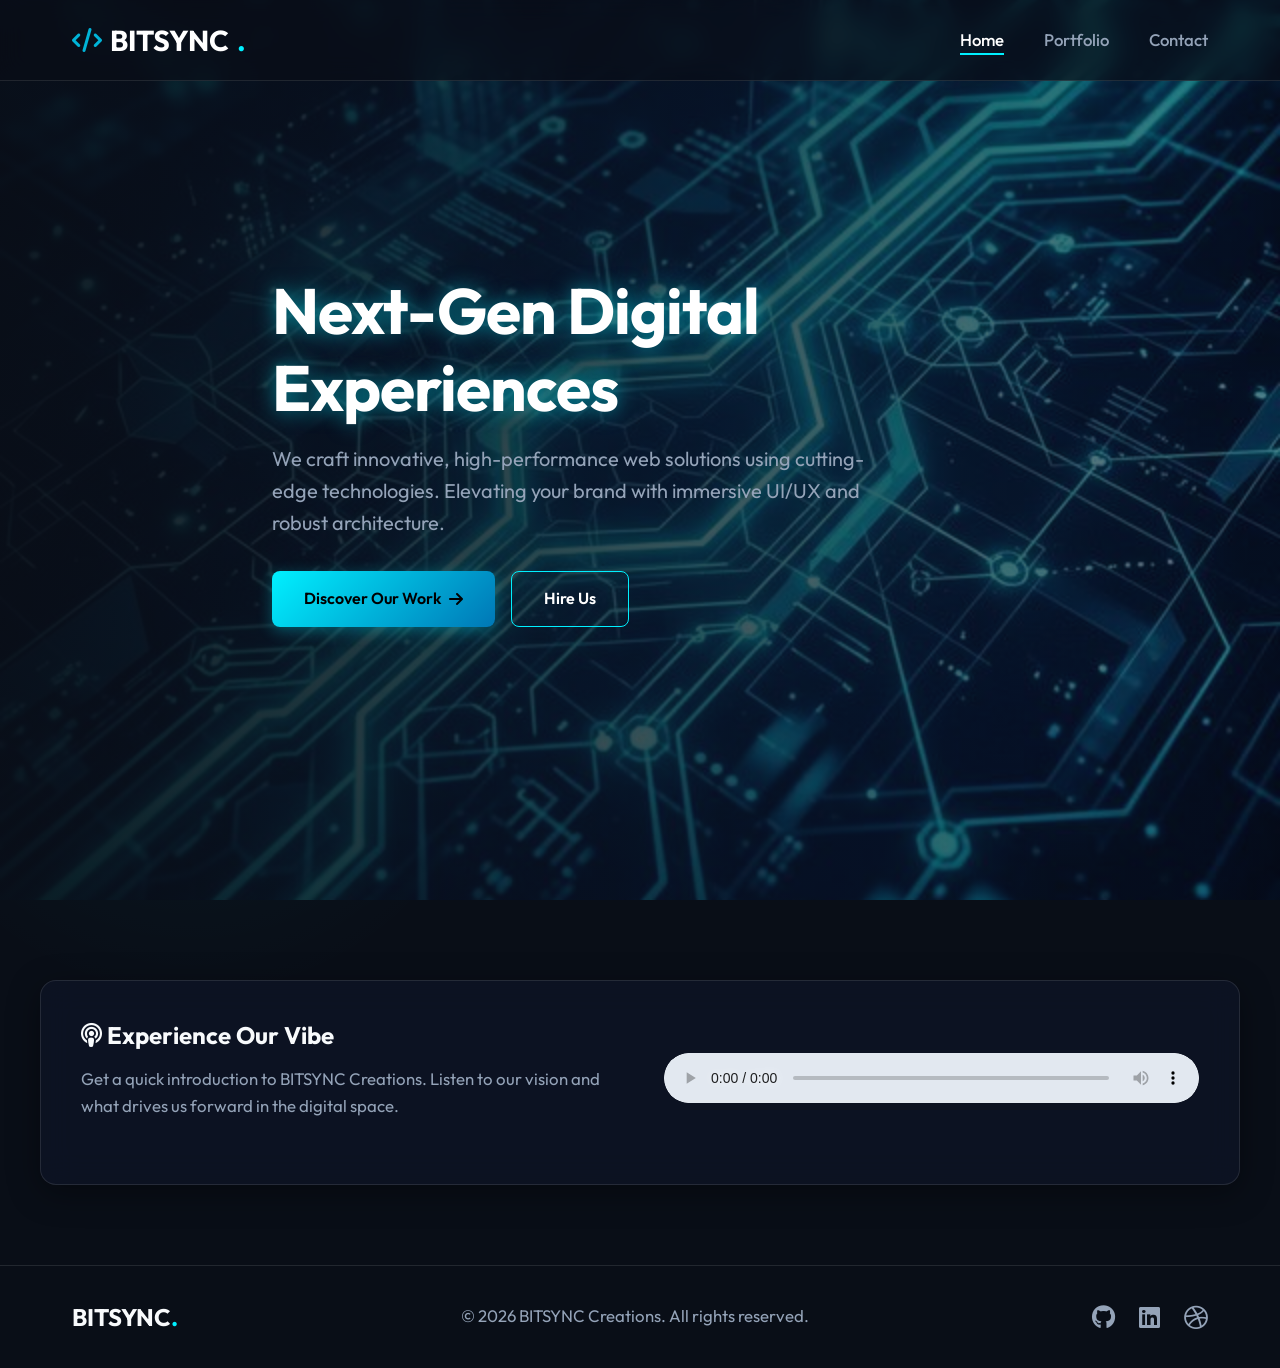
<file: index.html>
<!DOCTYPE html>
<html lang="en">
<head>
    <meta charset="UTF-8">
    <meta name="viewport" content="width=device-width, initial-scale=1.0">
    <title>BITSYNC Creations - Home</title>
    <!-- Modern Font -->
    <link rel="preconnect" href="https://fonts.googleapis.com">
    <link rel="preconnect" href="https://fonts.gstatic.com" crossorigin>
    <link href="https://fonts.googleapis.com/css2?family=Outfit:wght@300;400;500;700&display=swap" rel="stylesheet">
    <!-- Font Awesome Icons -->
    <link rel="stylesheet" href="https://cdnjs.cloudflare.com/ajax/libs/font-awesome/6.4.0/css/all.min.css">
    <link rel="stylesheet" href="style.css">
</head>
<body class="home-page">
    <header class="glass-header">
        <nav class="navbar container">
            <div class="logo">
                <i class="fa-solid fa-code"></i>
                BITSYNC<span>.</span>
            </div>
            <ul class="nav-links">
                <li><a href="index.html" class="active">Home</a></li>
                <li><a href="about.html">Portfolio</a></li>
                <li><a href="contact.html">Contact</a></li>
            </ul>
        </nav>
    </header>

    <main>
        <!-- Hero Section with Background Image -->
        <section class="hero-advanced">
            <div class="hero-overlay"></div>
            <div class="hero-content container">
                <h1 class="glow-text">Next-Gen Digital Experiences</h1>
                <p>We craft innovative, high-performance web solutions using cutting-edge technologies. Elevating your brand with immersive UI/UX and robust architecture.</p>
                <div class="hero-buttons">
                    <a href="about.html" class="btn btn-primary">Discover Our Work <i class="fa-solid fa-arrow-right"></i></a>
                    <a href="contact.html" class="btn btn-outline">Hire Us</a>
                </div>
            </div>
        </section>

        <!-- Multimedia Section -->
        <section class="media-section container section-padding">
            <div class="glass-card flex-media">
                <div class="media-text">
                    <h2><i class="fa-solid fa-podcast"></i> Experience Our Vibe</h2>
                    <p>Get a quick introduction to BITSYNC Creations. Listen to our vision and what drives us forward in the digital space.</p>
                </div>
                <div class="media-player">
                    <audio controls class="advanced-audio">
                        <source src="https://www.w3schools.com/html/horse.mp3" type="audio/mpeg">
                        <source src="https://www.w3schools.com/html/horse.ogg" type="audio/ogg">
                        Your browser does not support the audio element.
                    </audio>
                </div>
            </div>
        </section>
    </main>

    <footer>
        <div class="container footer-content">
            <div class="footer-logo">BITSYNC<span>.</span></div>
            <p>&copy; 2026 BITSYNC Creations. All rights reserved.</p>
            <div class="social-links">
                <a href="#"><i class="fa-brands fa-github"></i></a>
                <a href="#"><i class="fa-brands fa-linkedin"></i></a>
                <a href="#"><i class="fa-brands fa-dribbble"></i></a>
            </div>
        </div>
    </footer>
</body>
</html>
</file>
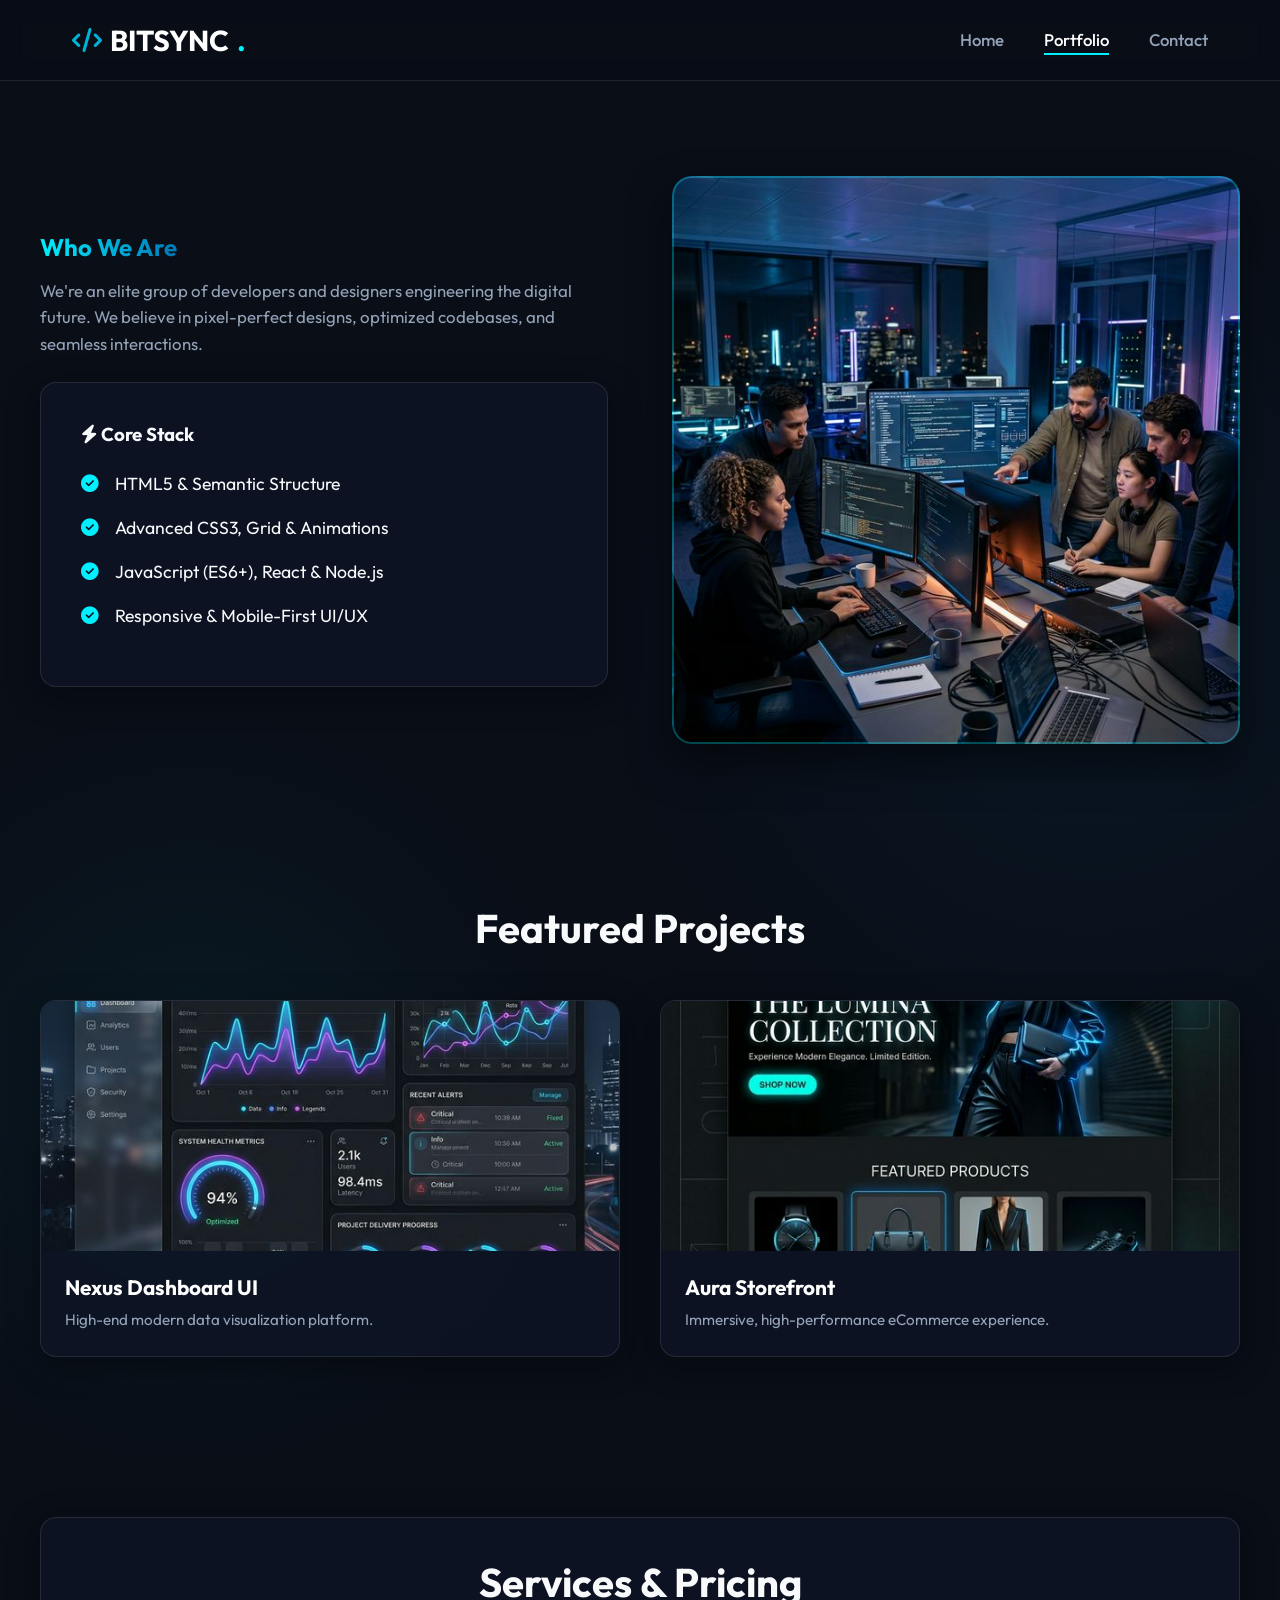
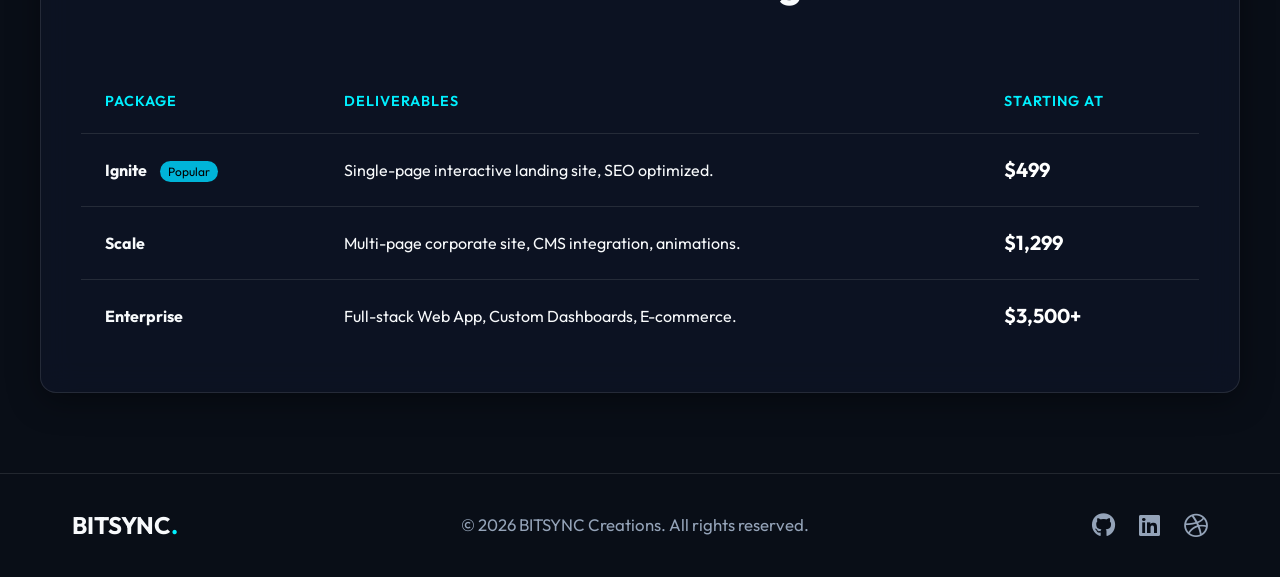
<file: about.html>
<!DOCTYPE html>
<html lang="en">
<head>
    <meta charset="UTF-8">
    <meta name="viewport" content="width=device-width, initial-scale=1.0">
    <title>About & Portfolio - BITSYNC Creations</title>
    <link rel="preconnect" href="https://fonts.googleapis.com">
    <link rel="preconnect" href="https://fonts.gstatic.com" crossorigin>
    <link href="https://fonts.googleapis.com/css2?family=Outfit:wght@300;400;500;700&display=swap" rel="stylesheet">
    <link rel="stylesheet" href="https://cdnjs.cloudflare.com/ajax/libs/font-awesome/6.4.0/css/all.min.css">
    <link rel="stylesheet" href="style.css">
</head>
<body>
    <header class="glass-header">
        <nav class="navbar container">
            <div class="logo">
                <i class="fa-solid fa-code"></i>
                BITSYNC<span>.</span>
            </div>
            <ul class="nav-links">
                <li><a href="index.html">Home</a></li>
                <li><a href="about.html" class="active">Portfolio</a></li>
                <li><a href="contact.html">Contact</a></li>
            </ul>
        </nav>
    </header>

    <main class="page-padding">
        <!-- About Section -->
        <section class="container section-padding grid-2-col">
            <div class="about-text">
                <h1 class="gradient-text">Who We Are</h1>
                <p>We're an elite group of developers and designers engineering the digital future. We believe in pixel-perfect designs, optimized codebases, and seamless interactions.</p>
                <div class="skills-box glass-card">
                    <h3><i class="fa-solid fa-bolt"></i> Core Stack</h3>
                    <ul class="advanced-list">
                        <li><span>HTML5 & Semantic Structure</span></li>
                        <li><span>Advanced CSS3, Grid & Animations</span></li>
                        <li><span>JavaScript (ES6+), React & Node.js</span></li>
                        <li><span>Responsive & Mobile-First UI/UX</span></li>
                    </ul>
                </div>
            </div>
            <div class="about-image-wrapper">
                <img src="images/about_image.png" alt="BITSYNC Development Team" class="featured-img">
            </div>
        </section>

        <!-- Portfolio Gallery -->
        <section class="container section-padding">
            <h2 class="section-title">Featured Projects</h2>
            <div class="portfolio-grid">
                <div class="project-card glass-card">
                    <div class="img-container">
                        <img src="images/portfolio_dash.png" alt="Futuristic Admin Dashboard">
                        <div class="img-overlay">
                            <i class="fa-solid fa-link"></i>
                        </div>
                    </div>
                    <div class="project-info">
                        <h3>Nexus Dashboard UI</h3>
                        <p>High-end modern data visualization platform.</p>
                    </div>
                </div>
                
                <div class="project-card glass-card">
                    <div class="img-container">
                        <img src="images/portfolio_store.png" alt="Luxury E-Commerce UI">
                        <div class="img-overlay">
                            <i class="fa-solid fa-link"></i>
                        </div>
                    </div>
                    <div class="project-info">
                        <h3>Aura Storefront</h3>
                        <p>Immersive, high-performance eCommerce experience.</p>
                    </div>
                </div>
            </div>
        </section>

        <!-- Services Table -->
        <section class="container section-padding">
            <div class="glass-card">
                <h2 class="section-title">Services & Pricing</h2>
                <div class="table-responsive">
                    <table class="advanced-table">
                        <thead>
                            <tr>
                                <th>Package</th>
                                <th>Deliverables</th>
                                <th>Starting At</th>
                            </tr>
                        </thead>
                        <tbody>
                            <tr>
                                <td><strong>Ignite</strong> <span class="badge">Popular</span></td>
                                <td>Single-page interactive landing site, SEO optimized.</td>
                                <td class="price">$499</td>
                            </tr>
                            <tr>
                                <td><strong>Scale</strong></td>
                                <td>Multi-page corporate site, CMS integration, animations.</td>
                                <td class="price">$1,299</td>
                            </tr>
                            <tr>
                                <td><strong>Enterprise</strong></td>
                                <td>Full-stack Web App, Custom Dashboards, E-commerce.</td>
                                <td class="price">$3,500+</td>
                            </tr>
                        </tbody>
                    </table>
                </div>
            </div>
        </section>
    </main>

    <footer>
        <div class="container footer-content">
            <div class="footer-logo">BITSYNC<span>.</span></div>
            <p>&copy; 2026 BITSYNC Creations. All rights reserved.</p>
            <div class="social-links">
                <a href="#"><i class="fa-brands fa-github"></i></a>
                <a href="#"><i class="fa-brands fa-linkedin"></i></a>
                <a href="#"><i class="fa-brands fa-dribbble"></i></a>
            </div>
        </div>
    </footer>
</body>
</html>
</file>
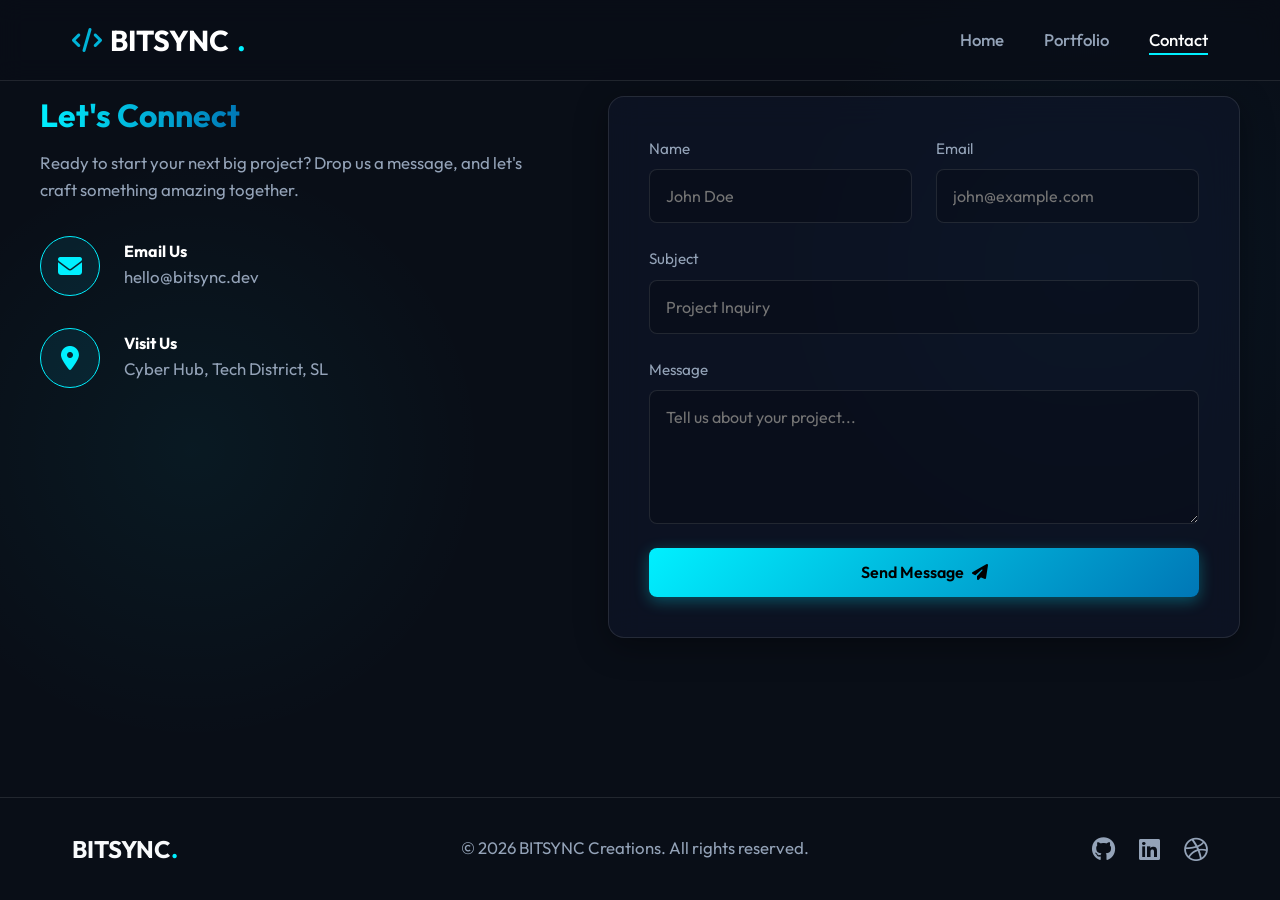
<file: contact.html>
<!DOCTYPE html>
<html lang="en">
<head>
    <meta charset="UTF-8">
    <meta name="viewport" content="width=device-width, initial-scale=1.0">
    <title>Contact - BITSYNC Creations</title>
    <link rel="preconnect" href="https://fonts.googleapis.com">
    <link rel="preconnect" href="https://fonts.gstatic.com" crossorigin>
    <link href="https://fonts.googleapis.com/css2?family=Outfit:wght@300;400;500;700&display=swap" rel="stylesheet">
    <link rel="stylesheet" href="https://cdnjs.cloudflare.com/ajax/libs/font-awesome/6.4.0/css/all.min.css">
    <link rel="stylesheet" href="style.css">
</head>
<body>
    <header class="glass-header">
        <nav class="navbar container">
            <div class="logo">
                <i class="fa-solid fa-code"></i>
                BITSYNC<span>.</span>
            </div>
            <ul class="nav-links">
                <li><a href="index.html">Home</a></li>
                <li><a href="about.html">Portfolio</a></li>
                <li><a href="contact.html" class="active">Contact</a></li>
            </ul>
        </nav>
    </header>

    <main class="page-padding container section-padding">
        <div class="contact-wrapper">
            <div class="contact-info">
                <h1 class="gradient-text">Let's Connect</h1>
                <p>Ready to start your next big project? Drop us a message, and let's craft something amazing together.</p>
                
                <div class="contact-details">
                    <div class="detail-item">
                        <div class="icon-box"><i class="fa-solid fa-envelope"></i></div>
                        <div>
                            <h4>Email Us</h4>
                            <p>hello@bitsync.dev</p>
                        </div>
                    </div>
                    <div class="detail-item">
                        <div class="icon-box"><i class="fa-solid fa-location-dot"></i></div>
                        <div>
                            <h4>Visit Us</h4>
                            <p>Cyber Hub, Tech District, SL</p>
                        </div>
                    </div>
                </div>
            </div>

            <div class="glass-card contact-form-container">
                <form action="#" method="POST" class="advanced-form">
                    <div class="input-row">
                        <div class="input-group">
                            <label for="name">Name</label>
                            <input type="text" id="name" name="name" required placeholder="John Doe">
                        </div>
                        <div class="input-group">
                            <label for="email">Email</label>
                            <input type="email" id="email" name="email" required placeholder="john@example.com">
                        </div>
                    </div>
                    
                    <div class="input-group">
                        <label for="subject">Subject</label>
                        <input type="text" id="subject" name="subject" required placeholder="Project Inquiry">
                    </div>
                    
                    <div class="input-group">
                        <label for="message">Message</label>
                        <textarea id="message" name="message" rows="5" required placeholder="Tell us about your project..."></textarea>
                    </div>
                    
                    <button type="submit" class="btn btn-primary btn-block">
                        Send Message <i class="fa-solid fa-paper-plane"></i>
                    </button>
                </form>
            </div>
        </div>
    </main>

    <footer>
        <div class="container footer-content">
            <div class="footer-logo">BITSYNC<span>.</span></div>
            <p>&copy; 2026 BITSYNC Creations. All rights reserved.</p>
            <div class="social-links">
                <a href="#"><i class="fa-brands fa-github"></i></a>
                <a href="#"><i class="fa-brands fa-linkedin"></i></a>
                <a href="#"><i class="fa-brands fa-dribbble"></i></a>
            </div>
        </div>
    </footer>
</body>
</html>
</file>
<file: style.css>
/* =========================================================================
   BITSYNC Creations - Advanced Premium Stylesheet
   ========================================================================= */

/* CSS Variables for Theme */
:root {
    --bg-dark: #090e17;
    --bg-panel: rgba(15, 23, 42, 0.6);
    --border-color: rgba(255, 255, 255, 0.1);
    
    --primary-cyan: #00f0ff;
    --primary-teal: #00b4d8;
    --primary-blue: #0077b6;
    
    --text-main: #f8fafc;
    --text-muted: #94a3b8;
    
    --font-heading: 'Outfit', sans-serif;
    --font-body: 'Outfit', sans-serif;
    
    --glass-shadow: 0 8px 32px 0 rgba(0, 0, 0, 0.37);
    --transition-smooth: all 0.3s cubic-bezier(0.25, 0.8, 0.25, 1);
}

/* Base Reset */
* {
    margin: 0;
    padding: 0;
    box-sizing: border-box;
}

body {
    font-family: var(--font-body);
    background-color: var(--bg-dark);
    color: var(--text-main);
    line-height: 1.6;
    display: flex;
    flex-direction: column;
    min-height: 100vh;
    overflow-x: hidden;
    background-image: radial-gradient(circle at 15% 50%, rgba(0, 240, 255, 0.05), transparent 25%),
                      radial-gradient(circle at 85% 30%, rgba(0, 119, 182, 0.08), transparent 25%);
}

/* Typography & Utilities */
h1, h2, h3, h4 {
    font-family: var(--font-heading);
    font-weight: 700;
    line-height: 1.2;
    margin-bottom: 1rem;
}

p {
    color: var(--text-muted);
    font-size: 1.05rem;
    margin-bottom: 1.5rem;
}

.container {
    width: 100%;
    max-width: 1200px;
    margin: 0 auto;
    padding: 0 2rem;
}

.section-padding {
    padding: 5rem 0;
}

.page-padding {
    padding-top: 6rem; /* Space for fixed header */
}

/* Gradients and Glowing text */
.gradient-text {
    background: linear-gradient(90deg, var(--primary-cyan), var(--primary-blue));
    -webkit-background-clip: text;
    background-clip: text;
    -webkit-text-fill-color: transparent;
    display: inline-block;
}

.glow-text {
    color: #fff;
    text-shadow: 0 0 20px rgba(0, 240, 255, 0.5);
    font-size: 4rem;
    letter-spacing: -1px;
}

/* Glassmorphism Components */
.glass-header {
    position: fixed;
    top: 0;
    width: 100%;
    z-index: 1000;
    background: rgba(9, 14, 23, 0.7);
    backdrop-filter: blur(12px);
    -webkit-backdrop-filter: blur(12px);
    border-bottom: 1px solid var(--border-color);
}

.glass-card {
    background: var(--bg-panel);
    backdrop-filter: blur(16px);
    -webkit-backdrop-filter: blur(16px);
    border: 1px solid var(--border-color);
    border-radius: 16px;
    padding: 2.5rem;
    box-shadow: var(--glass-shadow);
    transition: var(--transition-smooth);
}

.glass-card:hover {
    border-color: rgba(0, 240, 255, 0.3);
    transform: translateY(-5px);
    box-shadow: 0 15px 35px rgba(0, 240, 255, 0.1);
}

/* Navbar */
.navbar {
    display: flex;
    justify-content: space-between;
    align-items: center;
    height: 80px;
}

.logo {
    font-size: 1.8rem;
    font-weight: 700;
    color: #fff;
    display: flex;
    align-items: center;
    gap: 0.5rem;
}

.logo span {
    color: var(--primary-cyan);
}

.logo i {
    color: var(--primary-teal);
    font-size: 1.5rem;
}

.nav-links {
    list-style: none;
    display: flex;
    gap: 2.5rem;
}

.nav-links a {
    color: var(--text-muted);
    text-decoration: none;
    font-weight: 500;
    font-size: 1.05rem;
    transition: var(--transition-smooth);
    position: relative;
}

.nav-links a:hover, .nav-links a.active {
    color: #fff;
}

.nav-links a::after {
    content: '';
    position: absolute;
    width: 0;
    height: 2px;
    bottom: -5px;
    left: 0;
    background: var(--primary-cyan);
    transition: var(--transition-smooth);
}

.nav-links a:hover::after, .nav-links a.active::after {
    width: 100%;
}

/* Buttons */
.btn {
    display: inline-flex;
    align-items: center;
    justify-content: center;
    gap: 0.5rem;
    padding: 0.9rem 2rem;
    font-size: 1rem;
    font-weight: 600;
    border-radius: 8px;
    text-decoration: none;
    transition: var(--transition-smooth);
    cursor: pointer;
    border: none;
    font-family: var(--font-body);
}

.btn-primary {
    background: linear-gradient(135deg, var(--primary-cyan) 0%, var(--primary-blue) 100%);
    color: #000;
    box-shadow: 0 4px 15px rgba(0, 240, 255, 0.3);
}

.btn-primary:hover {
    transform: translateY(-2px);
    box-shadow: 0 8px 25px rgba(0, 240, 255, 0.5);
}

.btn-outline {
    background: transparent;
    color: #fff;
    border: 1px solid var(--primary-cyan);
}

.btn-outline:hover {
    background: rgba(0, 240, 255, 0.1);
    transform: translateY(-2px);
}

.btn-block {
    width: 100%;
}

/* Hero Section */
.hero-advanced {
    height: 100vh;
    display: flex;
    align-items: center;
    position: relative;
    background: url('images/hero_bg.png') no-repeat center center/cover;
}

.hero-overlay {
    position: absolute;
    top: 0;
    left: 0;
    width: 100%;
    height: 100%;
    background: linear-gradient(to right, rgba(9, 14, 23, 0.95) 0%, rgba(9, 14, 23, 0.5) 100%);
    z-index: 1;
}

.hero-content {
    position: relative;
    z-index: 2;
    max-width: 800px;
    animation: fadeInUp 1s ease-out;
}

.hero-content p {
    font-size: 1.25rem;
    margin-bottom: 2rem;
    max-width: 600px;
}

.hero-buttons {
    display: flex;
    gap: 1rem;
}

/* General Animations */
@keyframes fadeInUp {
    from { opacity: 0; transform: translateY(30px); }
    to { opacity: 1; transform: translateY(0); }
}

/* About Grid layout */
.grid-2-col {
    display: grid;
    grid-template-columns: 1fr 1fr;
    gap: 4rem;
    align-items: center;
}

.about-image-wrapper {
    position: relative;
    border-radius: 20px;
    overflow: hidden;
    box-shadow: 0 20px 40px rgba(0, 0, 0, 0.5);
}

.about-image-wrapper::before {
    content: '';
    position: absolute;
    inset: 0;
    border: 2px solid rgba(0, 240, 255, 0.3);
    border-radius: 20px;
    z-index: 2;
    pointer-events: none;
}

.featured-img {
    width: 100%;
    height: auto;
    display: block;
    transition: transform 0.5s ease;
}

.about-image-wrapper:hover .featured-img {
    transform: scale(1.05);
}

/* Advanced Lists */
.advanced-list {
    list-style: none;
    margin-top: 1.5rem;
}

.advanced-list li {
    display: flex;
    align-items: center;
    gap: 1rem;
    margin-bottom: 1rem;
    font-size: 1.1rem;
}

.advanced-list li::before {
    content: '\f058'; /* Check circle FontAwesome */
    font-family: 'Font Awesome 6 Free';
    font-weight: 900;
    color: var(--primary-cyan);
}

/* Portfolio Gallery */
.section-title {
    text-align: center;
    font-size: 2.5rem;
    margin-bottom: 3rem;
}

.portfolio-grid {
    display: grid;
    grid-template-columns: repeat(auto-fit, minmax(350px, 1fr));
    gap: 2.5rem;
}

.project-card {
    padding: 0;
    overflow: hidden;
}

.img-container {
    width: 100%;
    height: 250px;
    overflow: hidden;
    position: relative;
}

.img-container img {
    width: 100%;
    height: 100%;
    object-fit: cover;
    transition: transform 0.5s ease;
}

.img-overlay {
    position: absolute;
    top: 0;
    left: 0;
    width: 100%;
    height: 100%;
    background: rgba(0, 119, 182, 0.8);
    display: flex;
    justify-content: center;
    align-items: center;
    opacity: 0;
    transition: var(--transition-smooth);
}

.img-overlay i {
    font-size: 2.5rem;
    color: #fff;
    transform: translateY(20px);
    transition: var(--transition-smooth);
}

.project-card:hover .img-container img {
    transform: scale(1.1);
}

.project-card:hover .img-overlay {
    opacity: 1;
}

.project-card:hover .img-overlay i {
    transform: translateY(0);
}

.project-info {
    padding: 1.5rem;
}

.project-info h3 {
    font-size: 1.3rem;
    margin-bottom: 0.5rem;
    color: #fff;
}

.project-info p {
    margin-bottom: 0;
    font-size: 0.95rem;
}

/* Advanced Table */
.table-responsive {
    overflow-x: auto;
}

.advanced-table {
    width: 100%;
    border-collapse: collapse;
    margin-top: 1rem;
}

.advanced-table th, .advanced-table td {
    padding: 1.25rem 1.5rem;
    text-align: left;
    border-bottom: 1px solid var(--border-color);
}

.advanced-table th {
    color: var(--primary-cyan);
    font-weight: 600;
    text-transform: uppercase;
    font-size: 0.9rem;
    letter-spacing: 1px;
}

.advanced-table tr:hover td {
    background: rgba(255, 255, 255, 0.02);
}

.advanced-table tr:last-child td {
    border-bottom: none;
}

.price {
    font-size: 1.25rem;
    font-weight: 700;
    color: #fff;
}

.badge {
    background: var(--primary-teal);
    color: #000;
    font-size: 0.75rem;
    padding: 3px 8px;
    border-radius: 20px;
    margin-left: 10px;
    vertical-align: middle;
}

/* Contact Setup */
.contact-wrapper {
    display: grid;
    grid-template-columns: 1fr 1.2fr;
    gap: 4rem;
}

.contact-info .detail-item {
    display: flex;
    gap: 1.5rem;
    margin-top: 2rem;
    align-items: center;
}

.icon-box {
    width: 60px;
    height: 60px;
    border-radius: 50%;
    background: rgba(0, 180, 216, 0.1);
    border: 1px solid var(--primary-cyan);
    display: flex;
    align-items: center;
    justify-content: center;
    font-size: 1.5rem;
    color: var(--primary-cyan);
}

.detail-item h4 {
    margin-bottom: 0.2rem;
    color: #fff;
}

.detail-item p {
    margin-bottom: 0;
}

/* Advanced Form */
.advanced-form {
    display: flex;
    flex-direction: column;
    gap: 1.5rem;
}

.input-row {
    display: grid;
    grid-template-columns: 1fr 1fr;
    gap: 1.5rem;
}

.input-group {
    display: flex;
    flex-direction: column;
    gap: 0.5rem;
}

.input-group label {
    font-size: 0.95rem;
    color: var(--text-muted);
}

.input-group input,
.input-group textarea {
    background: rgba(0, 0, 0, 0.2);
    border: 1px solid var(--border-color);
    padding: 1rem;
    border-radius: 8px;
    color: #fff;
    font-family: var(--font-body);
    font-size: 1rem;
    transition: var(--transition-smooth);
}

.input-group input:focus,
.input-group textarea:focus {
    outline: none;
    border-color: var(--primary-cyan);
    box-shadow: 0 0 10px rgba(0, 240, 255, 0.2);
    background: rgba(0, 0, 0, 0.4);
}

/* Media/Audio Section */
.flex-media {
    display: flex;
    align-items: center;
    gap: 3rem;
}

.media-text {
    flex: 1;
}

.media-player {
    flex: 1;
}

.advanced-audio {
    width: 100%;
    border-radius: 30px;
    height: 50px;
}

.advanced-audio::-webkit-media-controls-panel {
    background-color: #e2e8f0;
}

/* Footer */
footer {
    margin-top: auto;
    padding: 2rem 0;
    border-top: 1px solid var(--border-color);
    background: rgba(9, 14, 23, 0.8);
}

.footer-content {
    display: flex;
    justify-content: space-between;
    align-items: center;
}

.footer-logo {
    font-weight: 700;
    font-size: 1.5rem;
}

.footer-logo span {
    color: var(--primary-cyan);
}

.footer-content p {
    margin-bottom: 0;
}

.social-links {
    display: flex;
    gap: 1.5rem;
}

.social-links a {
    color: var(--text-muted);
    font-size: 1.5rem;
    transition: var(--transition-smooth);
}

.social-links a:hover {
    color: var(--primary-cyan);
    transform: translateY(-3px);
}

/* Responsive */
@media (max-width: 900px) {
    .grid-2-col, .contact-wrapper, .flex-media {
        grid-template-columns: 1fr;
        flex-direction: column;
    }
    
    .glow-text {
        font-size: 3rem;
    }
    
    .hero-content {
        text-align: center;
        margin: 0 auto;
    }
    
    .hero-buttons {
        justify-content: center;
    }
    
    .input-row {
        grid-template-columns: 1fr;
    }
}

@media (max-width: 600px) {
    .navbar {
        flex-direction: column;
        height: auto;
        padding: 1rem 0;
        gap: 1rem;
    }
    
    .glow-text {
        font-size: 2.5rem;
    }
    
    .footer-content {
        flex-direction: column;
        gap: 1rem;
        text-align: center;
    }
}
</file>
